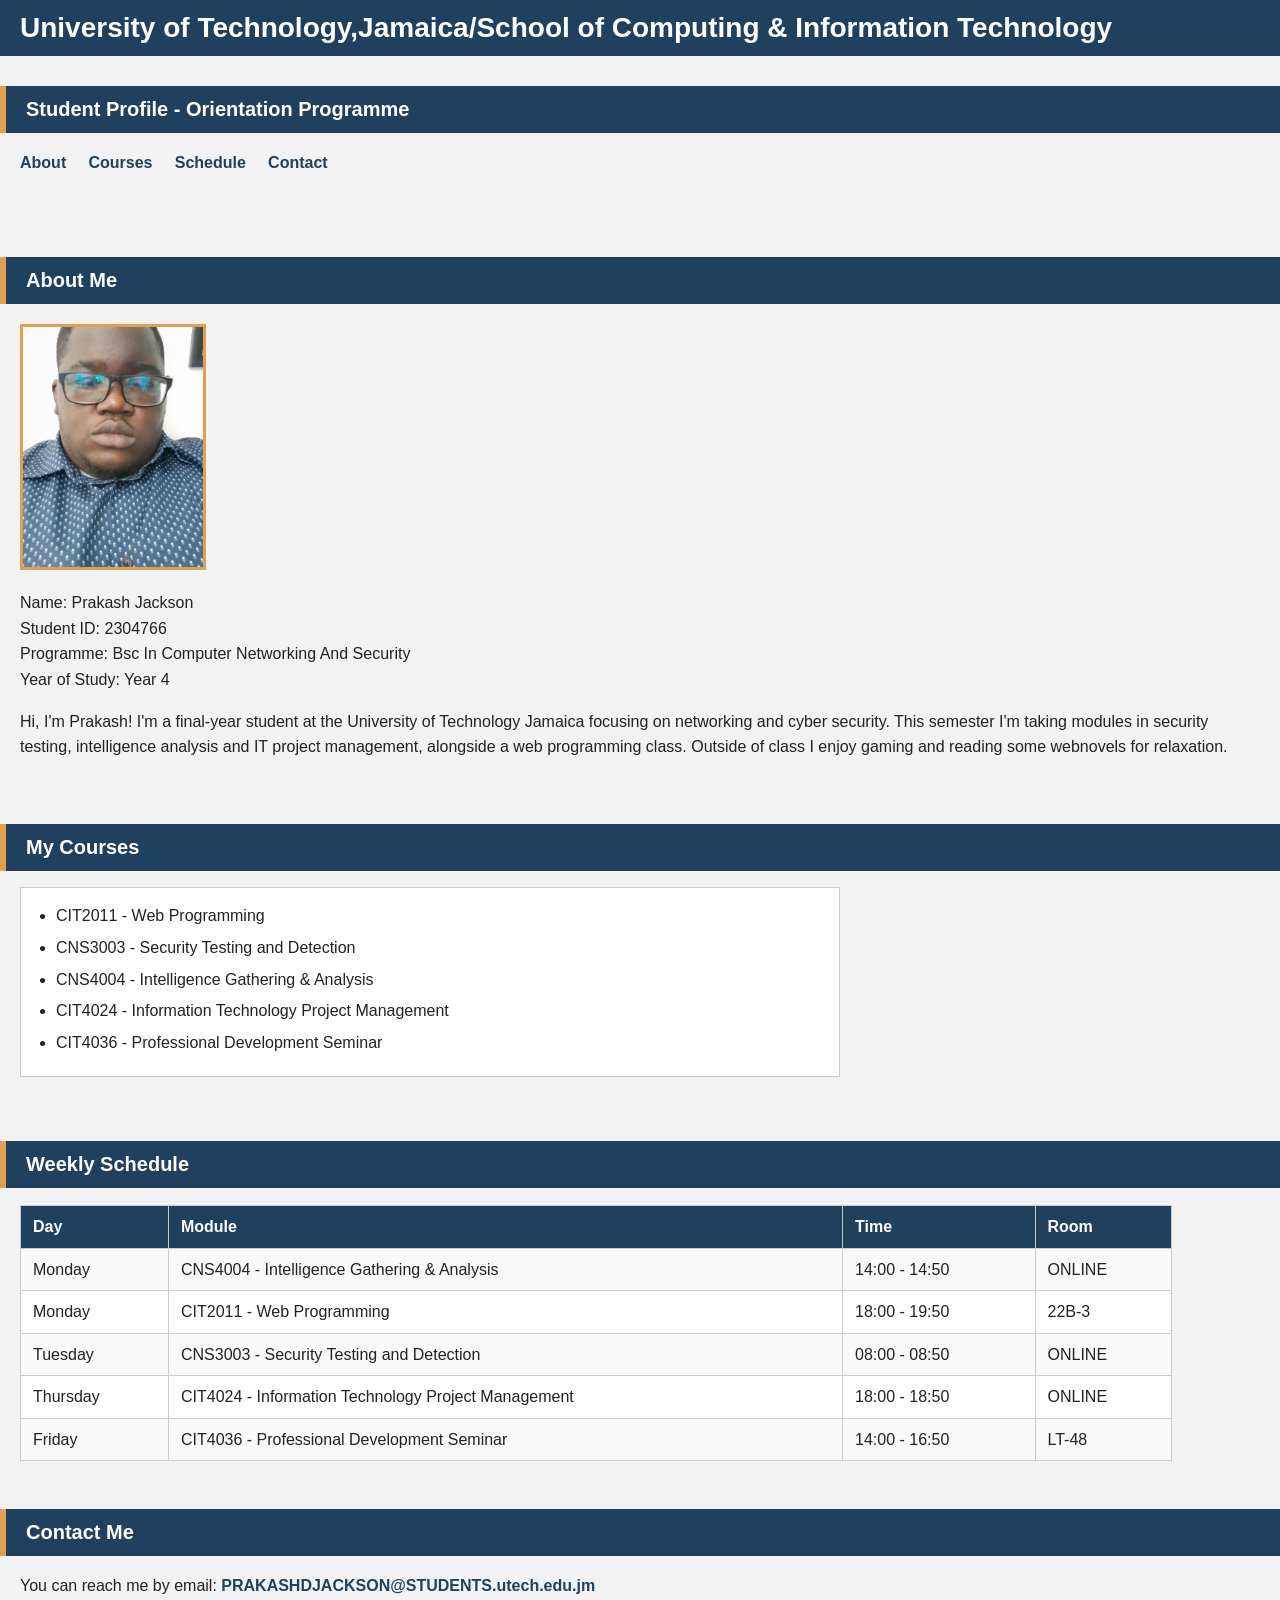
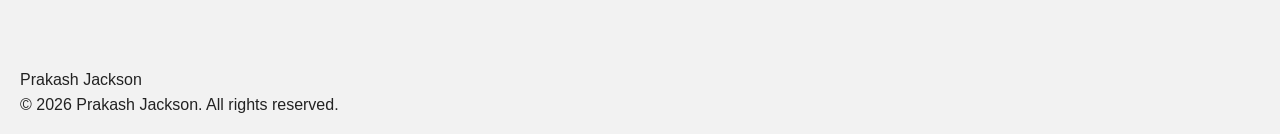
<file: PRAKASH JACKSON-2304766-LAB 1/index.html>
<!DOCTYPE html>
<html>
<head>
<title>Prakash Jackson - Student Profile</title>
<link rel="stylesheet" href="css/style.css">
</head>
<body>

<!-- Header -->
<h1>University of Technology,Jamaica/School of Computing &amp; Information Technology</h1>
<h2>Student Profile - Orientation Programme</h2>

<!-- Navigation: uses hyperlinks (a, href) and internal links to jump down the page -->
<p>
<a href="#about">About</a> &nbsp; &nbsp;
<a href="#courses">Courses</a> &nbsp; &nbsp;
<a href="#schedule">Schedule</a> &nbsp; &nbsp;
<a href="#contact">Contact</a>
</p>

<br>
<br>

<!-- About Me Section -->
<h2 id="about">About Me</h2>

<img src="assets/PROFILE_PIC.jpg" alt="Photo of Prakash Jackson" width="180">

<p>
Name: Prakash Jackson <br>
Student ID: 2304766 <br>
Programme: Bsc In Computer Networking And Security <br>
Year of Study: Year 4
</p>

<p>
Hi, I'm Prakash! I'm a final-year student at the University of Technology Jamaica 
focusing on networking and cyber security. This semester I'm taking modules in
security testing, intelligence analysis and IT project management,
alongside a web programming class. Outside of class I enjoy gaming
and reading some webnovels for relaxation.
</p>

<br>

<!-- My Courses Section: uses an unordered list (ul, li) -->
<h2 id="courses">My Courses</h2>

<ul>
<li>CIT2011 - Web Programming</li>
<li>CNS3003 - Security Testing and Detection</li>
<li>CNS4004 - Intelligence Gathering &amp; Analysis</li>
<li>CIT4024 - Information Technology Project Management</li>
<li>CIT4036 - Professional Development Seminar</li>
</ul>

<br>

<!-- Weekly Schedule Section: uses a basic table -->
<h2 id="schedule">Weekly Schedule</h2>

<table border="1" cellpadding="5">
<tr>
<th>Day</th>
<th>Module</th>
<th>Time</th>
<th>Room</th>
</tr>
<tr>
<td>Monday</td>
<td>CNS4004 - Intelligence Gathering &amp; Analysis</td>
<td>14:00 - 14:50</td>
<td>ONLINE</td>
</tr>
<tr>
<td>Monday</td>
<td>CIT2011 - Web Programming</td>
<td>18:00 - 19:50</td>
<td>22B-3</td>
</tr>
<tr>
<td>Tuesday</td>
<td>CNS3003 - Security Testing and Detection</td>
<td>08:00 - 08:50</td>
<td>ONLINE</td>
</tr>
<tr>
<td>Thursday</td>
<td>CIT4024 - Information Technology Project Management</td>
<td>18:00 - 18:50</td>
<td>ONLINE</td>
</tr>
<tr>
<td>Friday</td>
<td>CIT4036 - Professional Development Seminar</td>
<td>14:00 - 16:50</td>
<td>LT-48</td>
</tr>
</table>

<br>

<!-- Contact Me Section: uses a mailto hyperlink (forms have not been covered yet) -->
<h2 id="contact">Contact Me</h2>

<p>
You can reach me by email: <a href="mailto:PRAKASHDJACKSON@STUDENTS.utech.edu.jm">PRAKASHDJACKSON@STUDENTS.utech.edu.jm</a>
</p>

<br>
<br>

<!-- Footer -->
<p>
Prakash Jackson <br>
&copy; 2026 Prakash Jackson. All rights reserved.
</p>

</body>
</html>
</file>
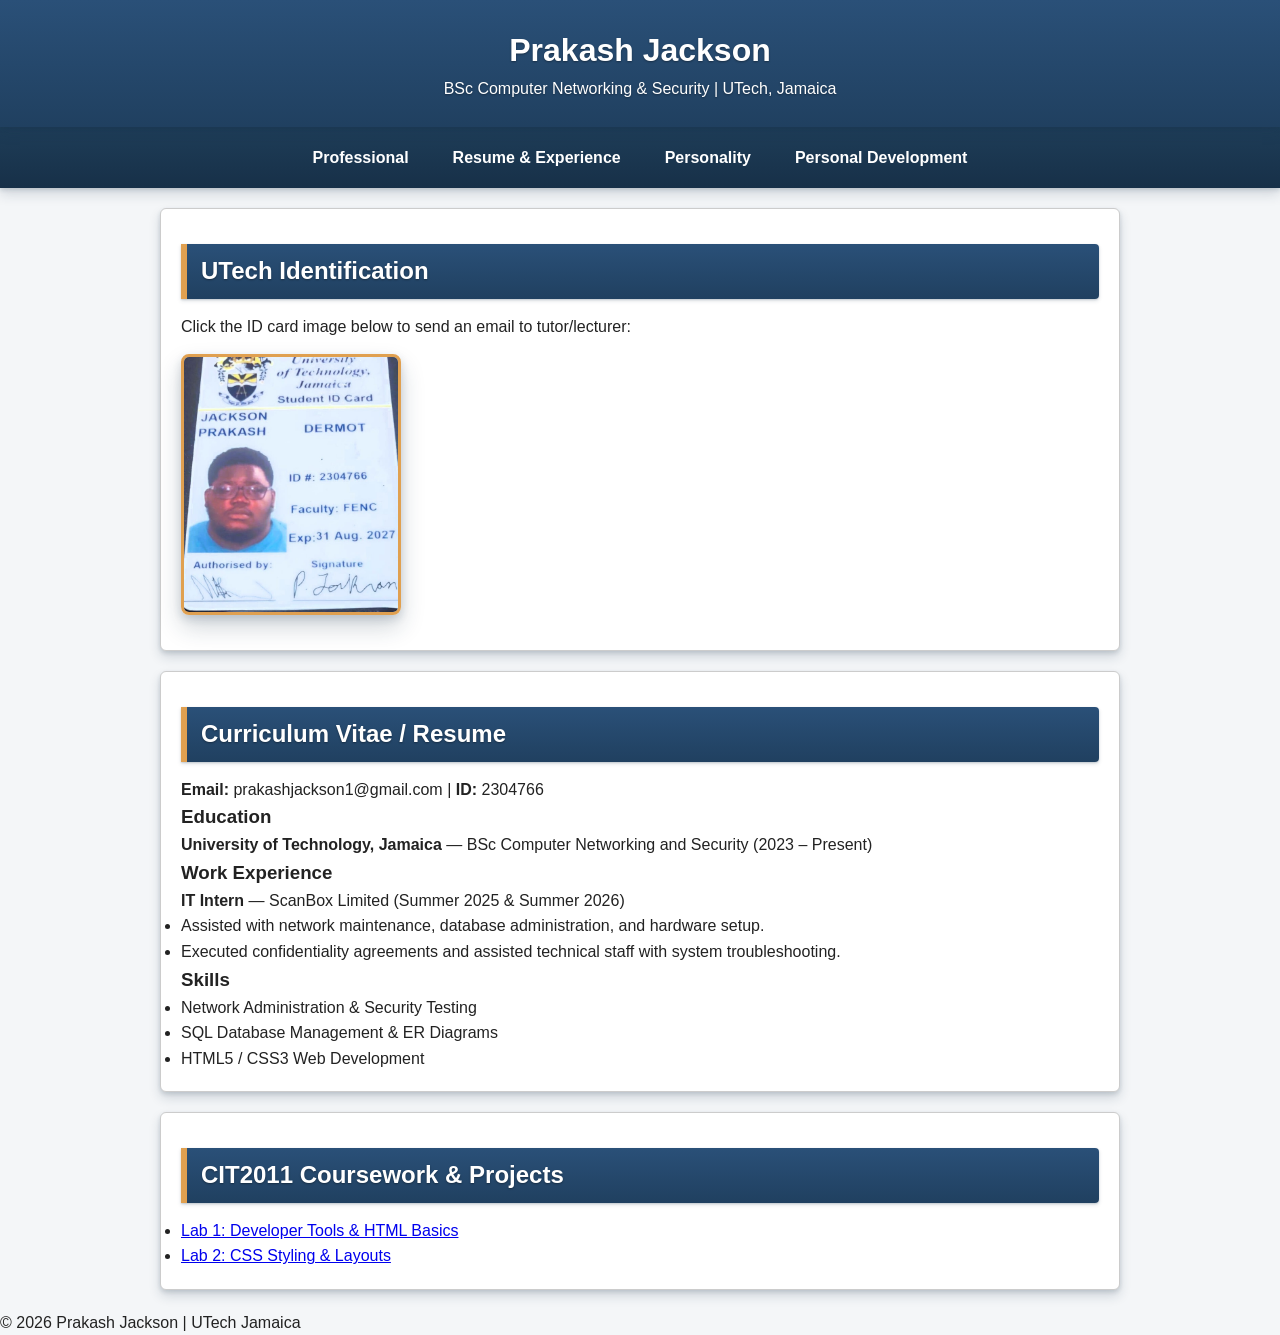
<file: 2304766_IA1_S1AY27/Codes/index.html>
<!DOCTYPE html>
<html lang="en">
<head>
    <meta charset="UTF-8">
    <meta name="viewport" content="width=device-width, initial-scale=1.0">
    <title>Prakash Jackson - Portfolio | Resume</title>
   <link rel="stylesheet" href="../style.css/styles.css">
</head>
<body>
    <header>
        <h1>Prakash Jackson</h1>
        <p>BSc Computer Networking &amp; Security | UTech, Jamaica</p>
    </header>

    <nav>
        <a href="index.html">Professional</a>
        <a href="resume.html">Resume &amp; Experience</a>
        <a href="personality.html">Personality</a>
        <a href="development.html">Personal Development</a>
    </nav>

    <main>
        <!-- Q1: ID Image with Mailto link -->
        <section class="card">
            <h2>UTech Identification</h2>
            <p>Click the ID card image below to send an email to tutor/lecturer:</p>
            <a href="mailto:CAnuli@utech.edu.jm?subject=CIT2011%20Inquiry">
                <img src="../Assets/id_card.jpg" alt="Prakash Jackson UTech Student ID Card" class="id-img">
            </a>
        </section>

        <section class="card">
            <h2>Curriculum Vitae / Resume</h2>
            <p><strong>Email:</strong> prakashjackson1@gmail.com | <strong>ID:</strong> 2304766</p>
            
            <h3>Education</h3>
            <p><strong>University of Technology, Jamaica</strong> — BSc Computer Networking and Security (2023 – Present)</p>
            
            <h3>Work Experience</h3>
            <p><strong>IT Intern</strong> — ScanBox Limited (Summer 2025 &amp; Summer 2026)</p>
            <ul>
                <li>Assisted with network maintenance, database administration, and hardware setup.</li>
                <li>Executed confidentiality agreements and assisted technical staff with system troubleshooting.</li>
            </ul>

            <h3>Skills</h3>
            <ul>
                <li>Network Administration &amp; Security Testing</li>
                <li>SQL Database Management &amp; ER Diagrams</li>
                <li>HTML5 / CSS3 Web Development</li>
            </ul>
        </section>

        <section class="card">
            <h2>CIT2011 Coursework &amp; Projects</h2>
            <ul>
                <li><a href="https://github.com/prakashjackson-2304766-utech/CIT2011-2026/blob/main/CIT2011_Developer_Tools_Lab_Week1_ANSWERED.docx" target="_blank">Lab 1: Developer Tools &amp; HTML Basics</a></li>
                <li><a href="https://github.com/prakashjackson-2304766-utech/CIT2011-2026/tree/main/PRAKASH%20JACKSON-2304766-LAB%201" target="_blank">Lab 2: CSS Styling &amp; Layouts</a></li>
            </ul>
        </section>
    </main>

    <footer>
        <p>&copy; 2026 Prakash Jackson | UTech Jamaica</p>
    </footer>
</body>
</html>
</file>
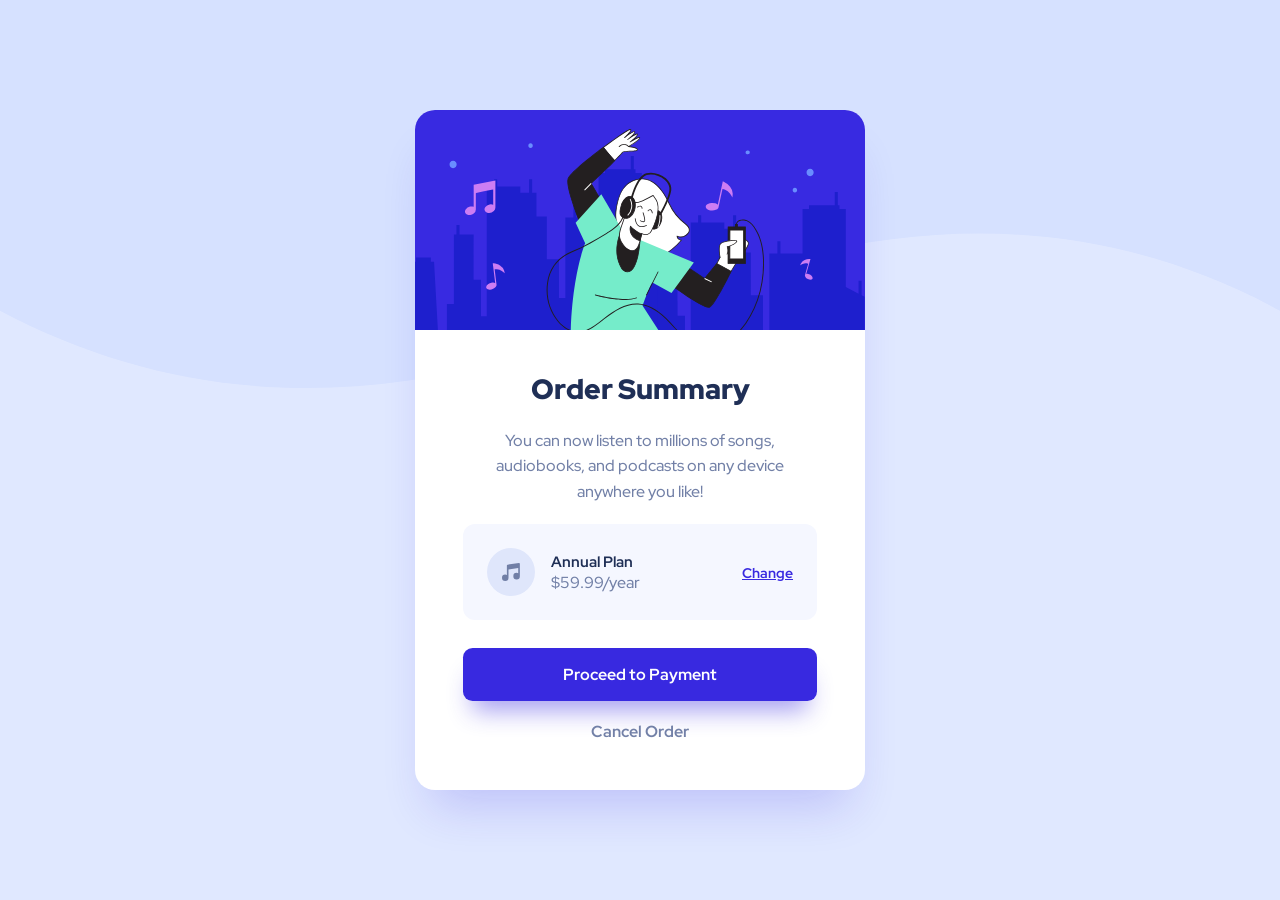
<file: PRAKASH JACKSON-2304766-WP-Week 5 lab/index/index.html>
<!DOCTYPE html>
<html lang="en">
<head>
  <meta charset="UTF-8">
  <meta name="viewport" content="width=device-width, initial-scale=1">
  <title>Order Summary Component</title>
  <link rel="icon" type="image/png" sizes="32x32" href="../assets/favicon-32x32.png">
  <link rel="preconnect" href="https://fonts.googleapis.com">
  <link rel="preconnect" href="https://fonts.gstatic.com" crossorigin>
  <link href="https://fonts.googleapis.com/css2?family=Red+Hat+Display:wght@500;700;900&display=swap" rel="stylesheet">
  <link rel="stylesheet" href="../style/style.css">
</head>
<body>
  <main class="card">
    <img class="card__hero" src="../assets/illustration-hero.svg" alt="Illustration of a person dancing with headphones and a phone">

    <div class="card__body">
      <h1 class="card__title">Order Summary</h1>
      <p class="card__text">
        You can now listen to millions of songs, audiobooks, and podcasts on any device anywhere you like!
      </p>

      <div class="plan">
        <img class="plan__icon" src="../assets/icon-music.svg" alt="" width="48" height="48">
        <div class="plan__info">
          <h2 class="plan__name">Annual Plan</h2>
          <p class="plan__price">$59.99/year</p>
        </div>
        <a class="plan__change" href="#">Change</a>
      </div>

      <div class="actions">
        <button class="btn btn--primary" type="button">Proceed to Payment</button>
        <button class="btn btn--cancel" type="button">Cancel Order</button>
      </div>
    </div>
  </main>
</body>
</html>
</file>
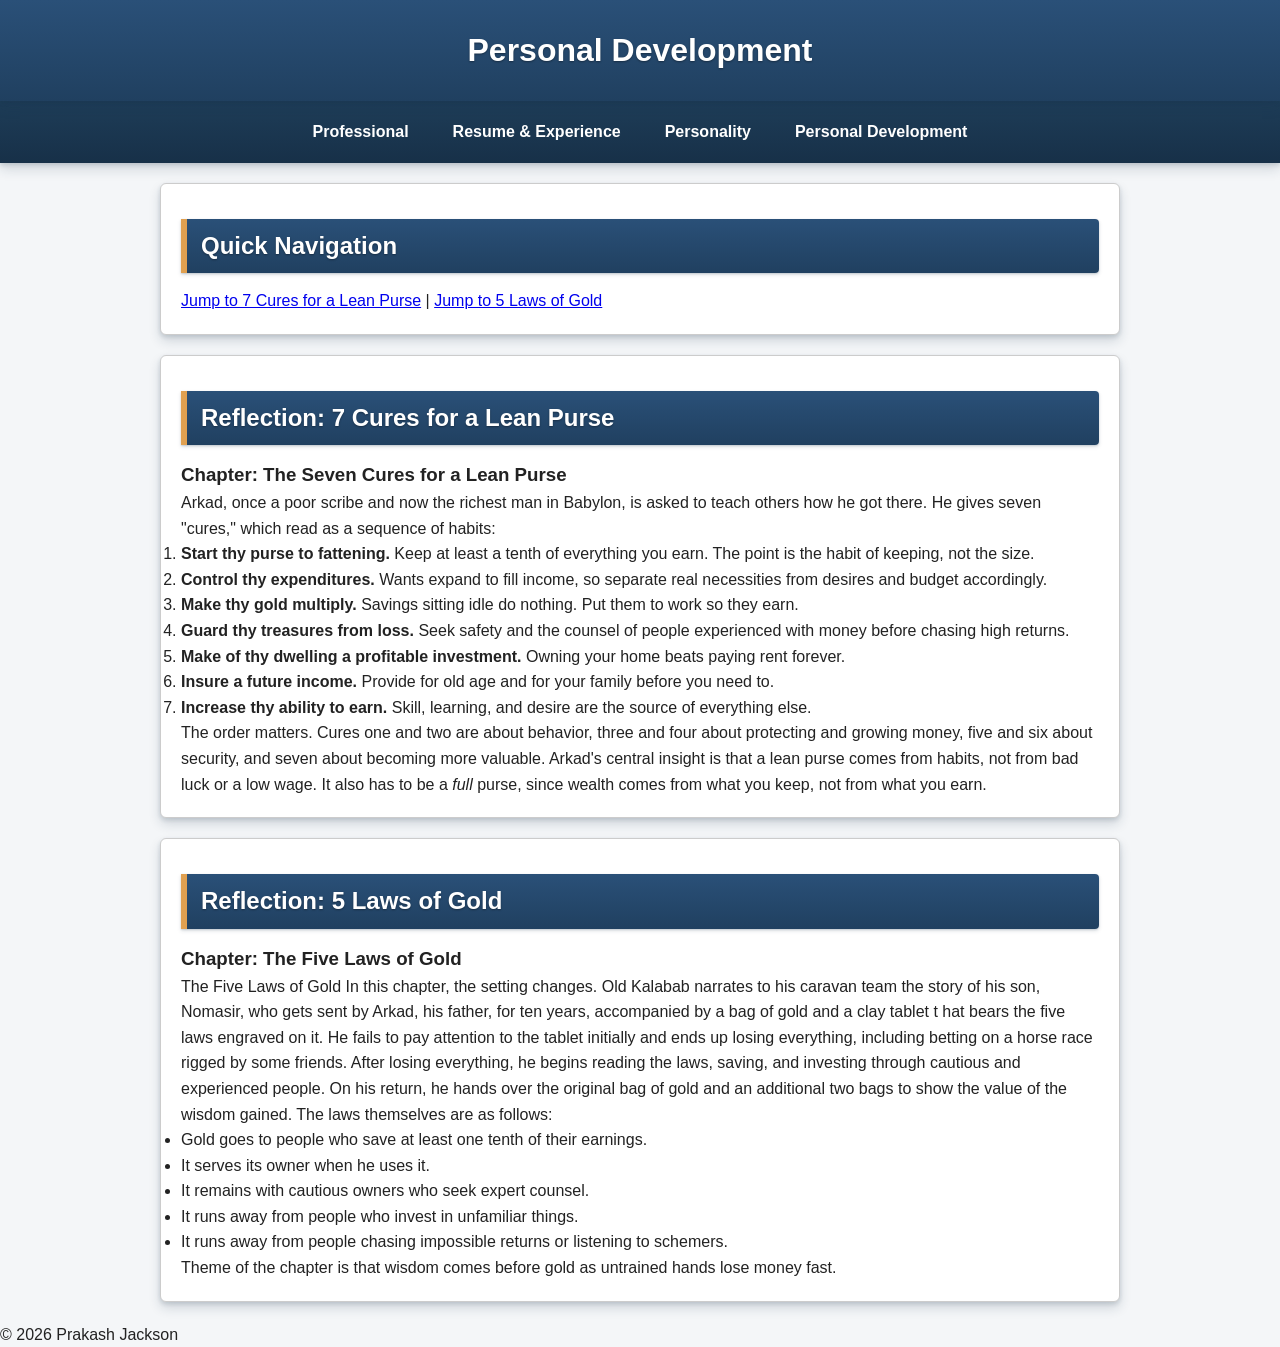
<file: 2304766_IA1_S1AY27/Codes/development.html>
<!DOCTYPE html>
<html lang="en">
<head>
    <meta charset="UTF-8">
    <meta name="viewport" content="width=device-width, initial-scale=1.0">
    <title>Personal Development - Prakash Jackson</title>
   <link rel="stylesheet" href="../style.css/styles.css">
</head>
<body>
    <header>
        <h1>Personal Development</h1>
    </header>

    <nav>
        <a href="index.html">Professional</a>
        <a href="resume.html">Resume &amp; Experience</a>
        <a href="personality.html">Personality</a>
        <a href="development.html">Personal Development</a>
    
    </nav>

    <main>
        <section class="card">
            <h2>Quick Navigation</h2>
            <p>
                <a href="#cures">Jump to 7 Cures for a Lean Purse</a> | 
                <a href="#laws">Jump to 5 Laws of Gold</a>
            </p>
        </section>

        <section class="card" id="cures">
            <h2>Reflection: 7 Cures for a Lean Purse</h2>
           <h3>Chapter: The Seven Cures for a Lean Purse</h3>
                <p>Arkad, once a poor scribe and now the richest man in Babylon, is asked to teach others how he got there. He gives seven "cures," which read as a sequence of habits:</p>
                    <ol>
                        <li><strong>Start thy purse to fattening.</strong> Keep at least a tenth of everything you earn. The point is the habit of keeping, not the size.</li>
                        <li><strong>Control thy expenditures.</strong> Wants expand to fill income, so separate real necessities from desires and budget accordingly.</li>
                        <li><strong>Make thy gold multiply.</strong> Savings sitting idle do nothing. Put them to work so they earn.</li>
                        <li><strong>Guard thy treasures from loss.</strong> Seek safety and the counsel of people experienced with money before chasing high returns.</li>
                        <li><strong>Make of thy dwelling a profitable investment.</strong> Owning your home beats paying rent forever.</li>
                        <li><strong>Insure a future income.</strong> Provide for old age and for your family before you need to.</li>
                        <li><strong>Increase thy ability to earn.</strong> Skill, learning, and desire are the source of everything else.</li>
                    </ol>
                    <p>The order matters. Cures one and two are about behavior, three and four about protecting and growing money, 
                        five and six about security, and seven about becoming more valuable. Arkad's central insight is that a 
                        lean purse comes from habits, not from bad luck or a low wage. It also has to be a 
                        <em>full</em> purse, since wealth comes from what you keep, not from what you earn.
                </p>
        </section>

        <section class="card" id="laws">
            <h2>Reflection: 5 Laws of Gold</h2>
        <h3>Chapter: The Five Laws of Gold</h3>
            <p>
                The Five Laws of Gold In this chapter, the setting changes. Old Kalabab narrates to his caravan team the story of his 
                son, Nomasir, who gets sent by Arkad, his father, for ten years, accompanied by a bag of gold and a clay tablet t
                hat bears the five laws engraved on it. He fails to pay attention to the tablet initially and ends up losing everything, 
                including betting on a horse race rigged by some friends. After losing everything, he begins reading the laws, saving, 
                and investing through cautious and experienced people. On his return, he hands over the original bag of gold and an 
                additional two bags to show the value of the wisdom gained. The laws themselves are as follows:
                
                <ul>
                   <li>Gold goes to people who save at least one tenth of their earnings.</li>
                   <li>It serves its owner when he uses it.</li> 
                   <li>It remains with cautious owners who seek expert counsel.</li> 
                   <li>It runs away from people who invest in unfamiliar things.</li> 
                   <li>It runs away from people chasing impossible returns or listening to schemers.</li>
                </ul>
                
                Theme of the chapter is that wisdom comes before gold as untrained hands lose money fast.
            </p>
        </section>
    </main>

    <footer>
        <p>&copy; 2026 Prakash Jackson</p>
    </footer>
</body>
</html>
</file>
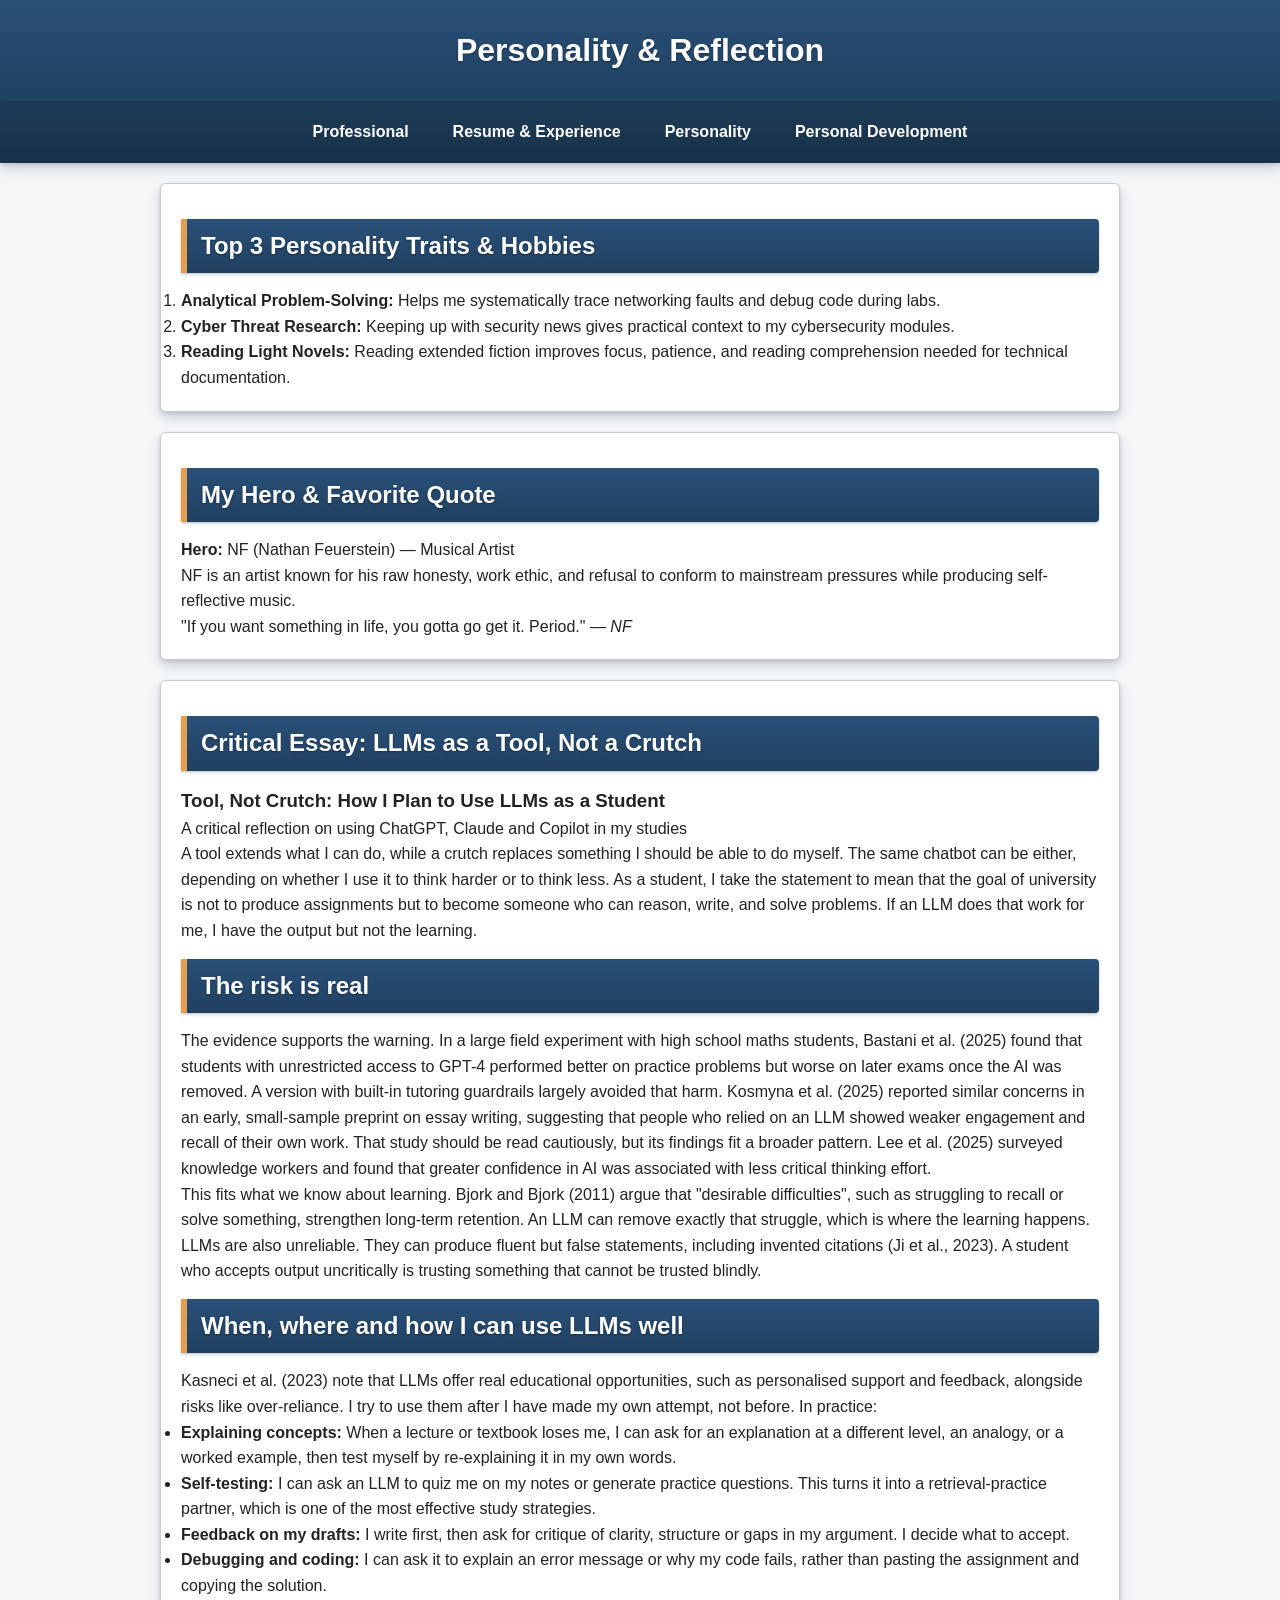
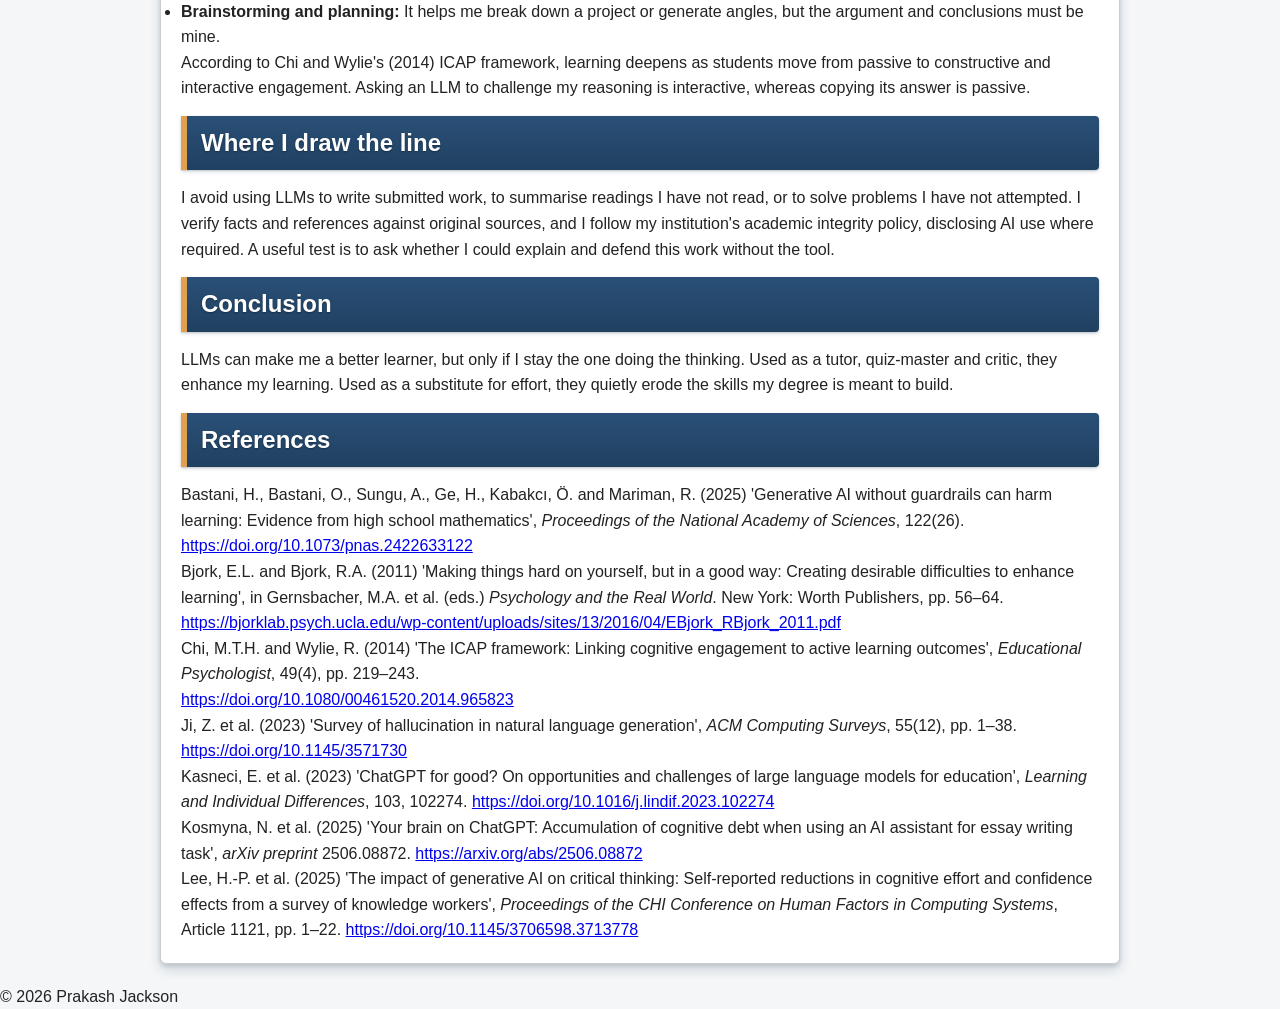
<file: 2304766_IA1_S1AY27/Codes/personality.html>
<!DOCTYPE html>
<html lang="en">
<head>
    <meta charset="UTF-8">
    <meta name="viewport" content="width=device-width, initial-scale=1.0">
    <title>Personality &amp; Reflection - Prakash Jackson</title>
    <link rel="stylesheet" href="../style.css/styles.css">
</head>
<body>
    <header>
        <h1>Personality &amp; Reflection</h1>
    </header>

    <nav>
        <a href="index.html">Professional</a>
        <a href="resume.html">Resume &amp; Experience</a>
        <a href="personality.html">Personality</a>
        <a href="development.html">Personal Development</a>
    </nav>

    <main>
        <section class="card">
            <h2>Top 3 Personality Traits &amp; Hobbies</h2>
            <ol>
                <li><strong>Analytical Problem-Solving:</strong> Helps me systematically trace networking faults and debug code during labs.</li>
                <li><strong>Cyber Threat Research:</strong> Keeping up with security news gives practical context to my cybersecurity modules.</li>
                <li><strong>Reading Light Novels:</strong> Reading extended fiction improves focus, patience, and reading comprehension needed for technical documentation.</li>
            </ol>
        </section>

        <section class="card">
            <h2>My Hero &amp; Favorite Quote</h2>
            <p><strong>Hero:</strong> NF (Nathan Feuerstein) — Musical Artist</p>
            <p>NF is an artist known for his raw honesty, work ethic, and refusal to conform to mainstream pressures while producing self-reflective music.</p>
            <blockquote>
                "If you want something in life, you gotta go get it. Period."
                <cite>— NF</cite>
            </blockquote>
        </section>

        <section class="card">
            <h2>Critical Essay: LLMs as a Tool, Not a Crutch</h2>
            <article>
                <h1>Tool, Not Crutch: How I Plan to Use LLMs as a Student</h1>
                <p class="byline">A critical reflection on using ChatGPT, Claude and Copilot in my studies</p>

                <p>A tool extends what I can do, while a crutch replaces something I should be able to do myself. The same chatbot can be either, depending on whether I use it to think harder or to think less. As a student, I take the statement to mean that the goal of university is not to produce assignments but to become someone who can reason, write, and solve problems. If an LLM does that work for me, I have the output but not the learning.</p>

                <h2>The risk is real</h2>
                <p>The evidence supports the warning. In a large field experiment with high school maths students, Bastani et al. (2025) found that students with unrestricted access to GPT-4 performed better on practice problems but worse on later exams once the AI was removed. A version with built-in tutoring guardrails largely avoided that harm. Kosmyna et al. (2025) reported similar concerns in an early, small-sample preprint on essay writing, suggesting that people who relied on an LLM showed weaker engagement and recall of their own work. That study should be read cautiously, but its findings fit a broader pattern. Lee et al. (2025) surveyed knowledge workers and found that greater confidence in AI was associated with less critical thinking effort.</p>
                <p>This fits what we know about learning. Bjork and Bjork (2011) argue that "desirable difficulties", such as struggling to recall or solve something, strengthen long-term retention. An LLM can remove exactly that struggle, which is where the learning happens.</p>
                <p>LLMs are also unreliable. They can produce fluent but false statements, including invented citations (Ji et al., 2023). A student who accepts output uncritically is trusting something that cannot be trusted blindly.</p>

                <h2>When, where and how I can use LLMs well</h2>
                <p>Kasneci et al. (2023) note that LLMs offer real educational opportunities, such as personalised support and feedback, alongside risks like over-reliance. I try to use them after I have made my own attempt, not before. In practice:</p>
                <ul>
                <li><strong>Explaining concepts:</strong> When a lecture or textbook loses me, I can ask for an explanation at a different level, an analogy, or a worked example, then test myself by re-explaining it in my own words.</li>
                <li><strong>Self-testing:</strong> I can ask an LLM to quiz me on my notes or generate practice questions. This turns it into a retrieval-practice partner, which is one of the most effective study strategies.</li>
                <li><strong>Feedback on my drafts:</strong> I write first, then ask for critique of clarity, structure or gaps in my argument. I decide what to accept.</li>
                <li><strong>Debugging and coding:</strong> I can ask it to explain an error message or why my code fails, rather than pasting the assignment and copying the solution.</li>
                <li><strong>Brainstorming and planning:</strong> It helps me break down a project or generate angles, but the argument and conclusions must be mine.</li>
                </ul>
                <p>According to Chi and Wylie's (2014) ICAP framework, learning deepens as students move from passive to constructive and interactive engagement. Asking an LLM to challenge my reasoning is interactive, whereas copying its answer is passive.</p>

                <h2>Where I draw the line</h2>
                <p>I avoid using LLMs to write submitted work, to summarise readings I have not read, or to solve problems I have not attempted. I verify facts and references against original sources, and I follow my institution's academic integrity policy, disclosing AI use where required. A useful test is to ask whether I could explain and defend this work without the tool.</p>

                <h2>Conclusion</h2>
                <p>LLMs can make me a better learner, but only if I stay the one doing the thinking. Used as a tutor, quiz-master and critic, they enhance my learning. Used as a substitute for effort, they quietly erode the skills my degree is meant to build.</p>
            </article>

            <section class="references">
                <h2>References</h2>
                <p>Bastani, H., Bastani, O., Sungu, A., Ge, H., Kabakcı, Ö. and Mariman, R. (2025) 'Generative AI without guardrails can harm learning: Evidence from high school mathematics', <em>Proceedings of the National Academy of Sciences</em>, 122(26). <a href="https://doi.org/10.1073/pnas.2422633122" target="_blank" rel="noopener">https://doi.org/10.1073/pnas.2422633122</a></p>
                <p>Bjork, E.L. and Bjork, R.A. (2011) 'Making things hard on yourself, but in a good way: Creating desirable difficulties to enhance learning', in Gernsbacher, M.A. et al. (eds.) <em>Psychology and the Real World</em>. New York: Worth Publishers, pp. 56–64. <a href="https://bjorklab.psych.ucla.edu/wp-content/uploads/sites/13/2016/04/EBjork_RBjork_2011.pdf" target="_blank" rel="noopener">https://bjorklab.psych.ucla.edu/wp-content/uploads/sites/13/2016/04/EBjork_RBjork_2011.pdf</a></p>
                <p>Chi, M.T.H. and Wylie, R. (2014) 'The ICAP framework: Linking cognitive engagement to active learning outcomes', <em>Educational Psychologist</em>, 49(4), pp. 219–243.</p><a href="https://doi.org/10.1080/00461520.2014.965823" target="_blank" rel="noopener">https://doi.org/10.1080/00461520.2014.965823</a>
                <p>Ji, Z. et al. (2023) 'Survey of hallucination in natural language generation', <em>ACM Computing Surveys</em>, 55(12), pp. 1–38. <a href="https://doi.org/10.1145/3571730" target="_blank" rel="noopener">https://doi.org/10.1145/3571730</a></p>
                <p>Kasneci, E. et al. (2023) 'ChatGPT for good? On opportunities and challenges of large language models for education', <em>Learning and Individual Differences</em>, 103, 102274. <a href="https://doi.org/10.1016/j.lindif.2023.102274" target="_blank" rel="noopener">https://doi.org/10.1016/j.lindif.2023.102274</a></p>
                <p>Kosmyna, N. et al. (2025) 'Your brain on ChatGPT: Accumulation of cognitive debt when using an AI assistant for essay writing task', <em>arXiv preprint</em> 2506.08872. <a href="https://arxiv.org/abs/2506.08872" target="_blank" rel="noopener">https://arxiv.org/abs/2506.08872</a></p>
                <p>Lee, H.-P. et al. (2025) 'The impact of generative AI on critical thinking: Self-reported reductions in cognitive effort and confidence effects from a survey of knowledge workers', <em>Proceedings of the CHI Conference on Human Factors in Computing Systems</em>, Article 1121, pp. 1–22. <a href="https://doi.org/10.1145/3706598.3713778" target="_blank" rel="noopener">https://doi.org/10.1145/3706598.3713778</a></p>
            </section>
        </section>
    </main>

    <footer>
        <p>&copy; 2026 Prakash Jackson</p>
    </footer>
</body>
</html>
</file>
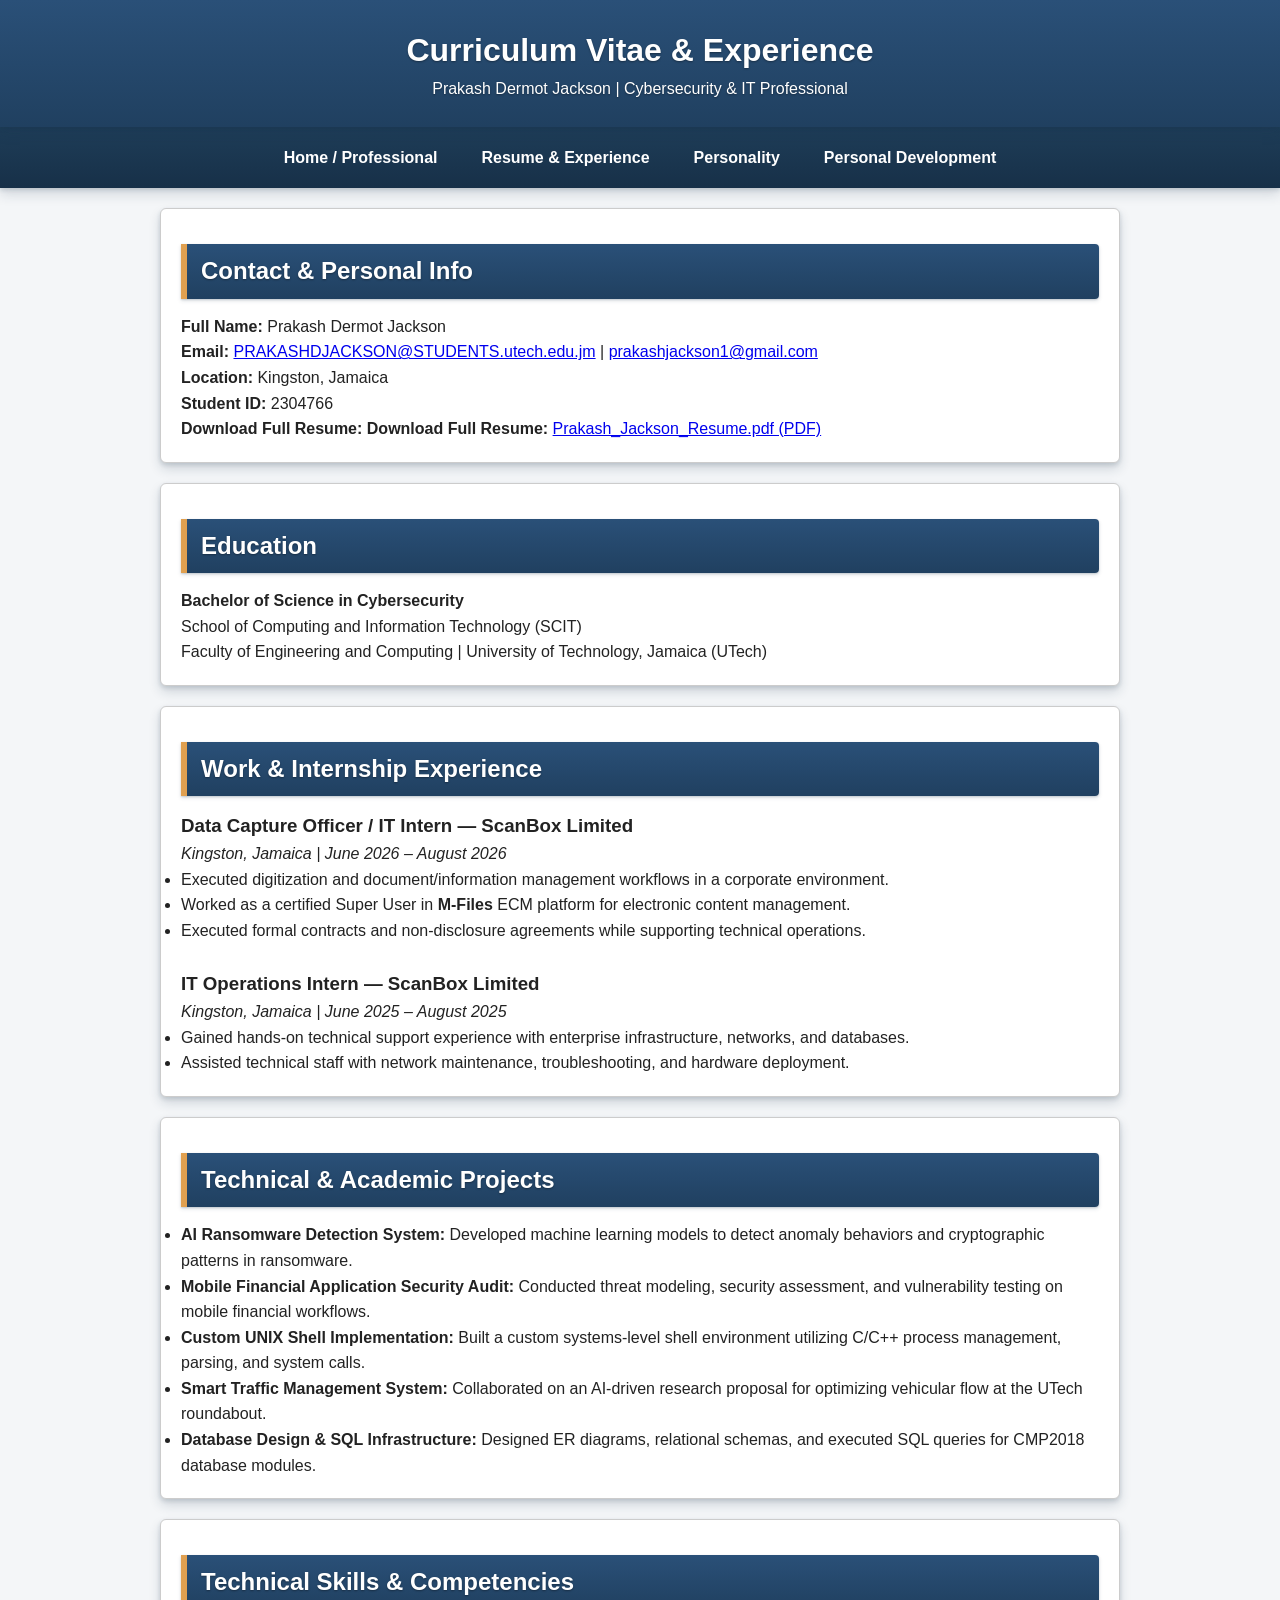
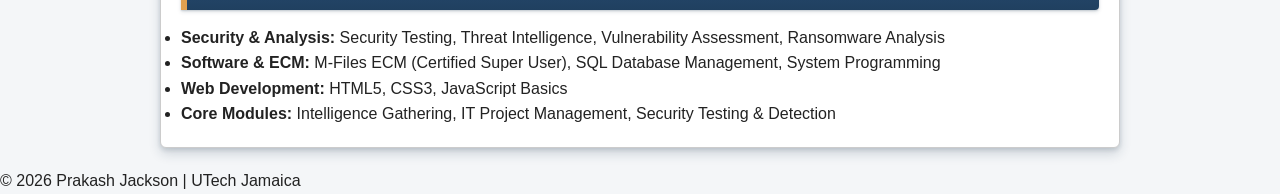
<file: 2304766_IA1_S1AY27/Codes/resume.html>
<!DOCTYPE html>
<html lang="en">
<head>
    <meta charset="UTF-8">
    <meta name="viewport" content="width=device-width, initial-scale=1.0">
    <title>Resume &amp; Work Experience - Prakash Jackson</title>
     <link rel="stylesheet" href="../style.css/styles.css">
</head>
<body>
    <header>
        <h1>Curriculum Vitae &amp; Experience</h1>
        <p>Prakash Dermot Jackson | Cybersecurity &amp; IT Professional</p>
    </header>

    <nav>
        <a href="index.html">Home / Professional</a>
        <a href="resume.html">Resume &amp; Experience</a>
        <a href="personality.html">Personality</a>
        <a href="development.html">Personal Development</a>
    </nav>

    <main>

        <!-- Contact & Profile Summary -->
        <section class="card">
            <h2>Contact &amp; Personal Info</h2>
            <p><strong>Full Name:</strong> Prakash Dermot Jackson</p>
            <p><strong>Email:</strong> <a href="mailto:PRAKASHDJACKSON@STUDENTS.utech.edu.jm">PRAKASHDJACKSON@STUDENTS.utech.edu.jm</a> | <a href="mailto:prakashjackson1@gmail.com">prakashjackson1@gmail.com</a></p>
            <p><strong>Location:</strong> Kingston, Jamaica</p>
            <p><strong>Student ID:</strong> 2304766</p>
            <p><strong>Download Full Resume:</strong> <strong>Download Full Resume:</strong> 
                <a href="Assets/Prakash_Jackson_Resume.pdf" download>Prakash_Jackson_Resume.pdf (PDF)</a> 
            </p>
        </section>

        <section class="card">
            <h2>Education</h2>
            <p><strong>Bachelor of Science in Cybersecurity</strong></p>
            <p>School of Computing and Information Technology (SCIT)</p>
            <p>Faculty of Engineering and Computing | University of Technology, Jamaica (UTech)</p>
        </section>

        <section class="card">
            <h2>Work &amp; Internship Experience</h2>
            
            <h3>Data Capture Officer / IT Intern — ScanBox Limited</h3>
            <p><em>Kingston, Jamaica | June 2026 – August 2026</em></p>
            <ul>
                <li>Executed digitization and document/information management workflows in a corporate environment.</li>
                <li>Worked as a certified Super User in <strong>M-Files</strong> ECM platform for electronic content management.</li>
                <li>Executed formal contracts and non-disclosure agreements while supporting technical operations.</li>
            </ul>

            <br>

            <h3>IT Operations Intern — ScanBox Limited</h3>
            <p><em>Kingston, Jamaica | June 2025 – August 2025</em></p>
            <ul>
                <li>Gained hands-on technical support experience with enterprise infrastructure, networks, and databases.</li>
                <li>Assisted technical staff with network maintenance, troubleshooting, and hardware deployment.</li>
            </ul>
        </section>

        <section class="card">
            <h2>Technical &amp; Academic Projects</h2>
            <ul>
                <li>
                    <strong>AI Ransomware Detection System:</strong> Developed machine learning models to detect anomaly behaviors and cryptographic patterns in ransomware.
                </li>
                <li>
                    <strong>Mobile Financial Application Security Audit:</strong> Conducted threat modeling, security assessment, and vulnerability testing on mobile financial workflows.
                </li>
                <li>
                    <strong>Custom UNIX Shell Implementation:</strong> Built a custom systems-level shell environment utilizing C/C++ process management, parsing, and system calls.
                </li>
                <li>
                    <strong>Smart Traffic Management System:</strong> Collaborated on an AI-driven research proposal for optimizing vehicular flow at the UTech roundabout.
                </li>
                <li>
                    <strong>Database Design &amp; SQL Infrastructure:</strong> Designed ER diagrams, relational schemas, and executed SQL queries for CMP2018 database modules.
                </li>
            </ul>
        </section>

        <section class="card">
            <h2>Technical Skills &amp; Competencies</h2>
            <ul>
                <li><strong>Security &amp; Analysis:</strong> Security Testing, Threat Intelligence, Vulnerability Assessment, Ransomware Analysis</li>
                <li><strong>Software &amp; ECM:</strong> M-Files ECM (Certified Super User), SQL Database Management, System Programming</li>
                <li><strong>Web Development:</strong> HTML5, CSS3, JavaScript Basics</li>
                <li><strong>Core Modules:</strong> Intelligence Gathering, IT Project Management, Security Testing &amp; Detection</li>
            </ul>
        </section>

    </main>

    <footer>
        <p>&copy; 2026 Prakash Jackson | UTech Jamaica</p>
    </footer>
</body>
</html>
</file>
<file: PRAKASH JACKSON-2304766-LAB 1/css/style.css>
body {
	font-family: Arial, Helvetica, sans-serif;
	background-color: #f2f2f2;
	color: #222222;
	margin: 0;
	padding: 0;
}

h1, h2 {
	font-family: Arial, Helvetica, sans-serif;
	color: #ffffff;
	background-color: #204060;
	padding: 12px 20px;
}

h1 {
	margin: 0;
	font-size: 28px;
}

h2 {
	font-size: 20px;
	margin-top: 30px;
	border-left: 6px solid #e0a050;
}

p, ul, table {
	margin-left: 20px;
	margin-right: 20px;
	line-height: 1.6;
}

a {
	color: #204060;
	font-weight: bold;
	text-decoration: none;
}

a:hover {
	color: #e0a050;
	text-decoration: underline;
}

img {
	display: block;
	margin: 20px;
	border: 3px solid #e0a050;
}

ul {
	background-color: #ffffff;
	border: 1px solid #cccccc;
	padding: 15px 15px 15px 35px;
	width: 60%;
}

li {
	margin-bottom: 6px;
}

table {
	background-color: #ffffff;
	border-collapse: collapse;
	width: 90%;
}

table, th, td {
	border: 1px solid #cccccc;
}

th, td {
	padding: 8px 12px;
	text-align: left;
}

th {
	background-color: #204060;
	color: #ffffff;
}

tr:nth-child(even) {
	background-color: #f9f9f9;
}
</file>
<file: 2304766_IA1_S1AY27/style.css/styles.css>
:root {
    --primary-color: #204060;
    --secondary-color: #173048;
    --accent-color: #e0a050;
    --bg-color: #f4f6f8;
    --card-bg: #ffffff;
    --text-color: #222222;
    --border-color: #cccccc;
    --font-main: Arial, Helvetica, sans-serif;
 
    --shadow-sm: 0 1px 2px rgba(23, 48, 72, 0.18), 0 2px 4px rgba(23, 48, 72, 0.12);
    --shadow-md: 0 2px 4px rgba(23, 48, 72, 0.14), 0 6px 12px rgba(23, 48, 72, 0.16);
    --shadow-lg: 0 4px 8px rgba(23, 48, 72, 0.16), 0 12px 24px rgba(23, 48, 72, 0.2);
}
 
*, *::before, *::after {
    box-sizing: border-box;
    margin: 0;
    padding: 0;
}
 
body {
    font-family: var(--font-main);
    background-color: var(--bg-color);
    color: var(--text-color);
    line-height: 1.6;
}
 
header {
    background: linear-gradient(180deg, #2a5078 0%, var(--primary-color) 100%);
    color: #ffffff;
    padding: 25px 20px;
    text-align: center;
    position: relative;
    z-index: 3;
    box-shadow: var(--shadow-md);
    text-shadow: 0 1px 2px rgba(0, 0, 0, 0.35);
}
 
nav {
    background: linear-gradient(180deg, #1e3d58 0%, var(--secondary-color) 100%);
    padding: 12px;
    text-align: center;
    position: relative;
    z-index: 2;
    box-shadow: var(--shadow-md);
}
 
nav a {
    color: #ffffff;
    text-decoration: none;
    font-weight: bold;
    margin: 0 12px;
    padding: 6px 10px;
    display: inline-block;
    border-radius: 4px;
    transition: transform 0.15s ease, box-shadow 0.15s ease, background-color 0.15s ease;
}
 
nav a:hover {
    background-color: var(--accent-color);
    color: #000000;
    transform: translateY(-2px);
    box-shadow: var(--shadow-md);
}
 
nav a:active {
    transform: translateY(0);
    box-shadow: var(--shadow-sm);
}
 
main {
    max-width: 1000px;
    margin: 20px auto;
    padding: 0 20px;
}
 
.card {
    background-color: var(--card-bg);
    border: 1px solid var(--border-color);
    border-radius: 6px;
    padding: 20px;
    margin-bottom: 20px;
    box-shadow: var(--shadow-md);
    transition: transform 0.2s ease, box-shadow 0.2s ease;
}
 
.card:hover {
    transform: translateY(-3px);
    box-shadow: var(--shadow-lg);
}
 
h2 {
    color: #ffffff;
    background: linear-gradient(180deg, #2a5078 0%, var(--primary-color) 100%);
    padding: 8px 14px;
    margin: 15px 0;
    border-left: 6px solid var(--accent-color);
    border-radius: 0 4px 4px 0;
    box-shadow: var(--shadow-sm);
    text-shadow: 0 1px 2px rgba(0, 0, 0, 0.35);
}
 
.id-img {
    width: 220px;
    height: auto;
    border: 3px solid var(--accent-color);
    border-radius: 8px;
    display: block;
    margin: 15px 0;
    box-shadow: var(--shadow-lg);
}
 
@media (prefers-reduced-motion: reduce) {
    nav a,
    .card {
        transition: none;
    }
 
    nav a:hover,
    .card:hover {
        transform: none;
    }
}

@media (max-width: 600px) {
    header {
        padding: 20px 12px;
    }

    header h1 {
        font-size: 1.6em;
    }

    nav {
        display: grid;
        grid-template-columns: 1fr 1fr;   /* 2 x 2 nav grid */
        gap: 8px;
        padding: 12px;
    }

    nav a {
        margin: 0;
        text-align: center;
    }

    main {
        padding: 0 12px;
    }

    .card {
        padding: 15px;
    }

    .id-img {
        max-width: 100%;
    }
}


@media (min-width: 601px) {
    nav {
        display: flex;
        justify-content: center;
        flex-wrap: wrap;
    }
}
</file>
<file: PRAKASH JACKSON-2304766-WP-Week 5 lab/style/style.css>
/* ---------- Tokens (from style guide) ---------- */
:root {
  --pale-blue: hsl(225, 100%, 94%);
  --bright-blue: hsl(245, 75%, 52%);
  --very-pale-blue: hsl(225, 100%, 98%);
  --desaturated-blue: hsl(224, 23%, 55%);
  --dark-blue: hsl(223, 47%, 23%);
  --hover-blue: hsl(245, 75%, 68%);
}

/* ---------- Reset ---------- */
*, *::before, *::after { box-sizing: border-box; margin: 0; padding: 0; }
img { display: block; max-width: 100%; }

/* ---------- Page: flexbox centers the card ---------- */
body {
  min-height: 100vh;
  display: flex;
  justify-content: center;
  align-items: center;
  padding: 1.5rem;
  background: var(--pale-blue) url("../assets/pattern-background-mobile.svg") no-repeat center top;
  background-size: 100% auto;
  font-family: "Red Hat Display", sans-serif;
  font-size: 16px;
  font-weight: 500;
}

/* ---------- Card: flex column ---------- */
.card {
  display: flex;
  flex-direction: column;
  width: 100%;
  max-width: 327px;
  overflow: hidden;
  background: #fff;
  border-radius: 1.25rem;
  box-shadow: 0 2rem 3rem -1rem hsla(245, 75%, 52%, 0.2);
}

.card__hero {
  width: 100%;
  height: 160px;
  object-fit: cover;
}

.card__body {
  display: flex;
  flex-direction: column;
  gap: 1.25rem;
  padding: 2rem 1.5rem;
  text-align: center;
}

.card__title {
  font-size: 1.5rem;
  font-weight: 900;
  color: var(--dark-blue);
}

.card__text {
  line-height: 1.6;
  color: var(--desaturated-blue);
}

/* ---------- Plan box: flex row ---------- */
.plan {
  display: flex;
  flex-direction: row;
  align-items: center;
  gap: 1rem;
  padding: 1rem;
  text-align: left;
  background: var(--very-pale-blue);
  border-radius: 0.75rem;
}

.plan__icon { flex-shrink: 0; }
.plan__info { flex: 1; }

.plan__name {
  font-size: 0.95rem;
  font-weight: 700;
  color: var(--dark-blue);
}

.plan__price { color: var(--desaturated-blue); }

.plan__change {
  font-size: 0.9rem;
  font-weight: 700;
  color: var(--bright-blue);
}
.plan__change:hover { color: var(--hover-blue); }

/* ---------- Buttons: flex column ---------- */
.actions {
  display: flex;
  flex-direction: column;
  align-items: stretch;
  gap: 1.25rem;
  margin-top: 0.5rem;
}

.btn {
  padding: 1rem;
  border: 0;
  border-radius: 0.6rem;
  font: inherit;
  font-weight: 700;
  cursor: pointer;
  transition: background 0.2s, color 0.2s;
}

.btn--primary {
  color: #fff;
  background: var(--bright-blue);
  box-shadow: 0 1.2rem 1.5rem -0.6rem hsla(245, 75%, 52%, 0.45);
}
.btn--primary:hover { background: var(--hover-blue); }

.btn--cancel {
  padding-block: 0;
  background: none;
  color: var(--desaturated-blue);
}
.btn--cancel:hover { color: var(--dark-blue); }

.btn:focus-visible,
.plan__change:focus-visible {
  outline: 3px solid var(--dark-blue);
  outline-offset: 3px;
}

/* ---------- Desktop (design is 1440px wide) ---------- */
@media (min-width: 768px) {
  body { background-image: url("../assets/pattern-background-desktop.svg"); }
  .card { max-width: 450px; }
  .card__hero { height: 220px; }
  .card__body { padding: 2.5rem 3rem 3rem; }
  .card__title { font-size: 1.75rem; }
  .plan { padding: 1.5rem; }
}
</file>
